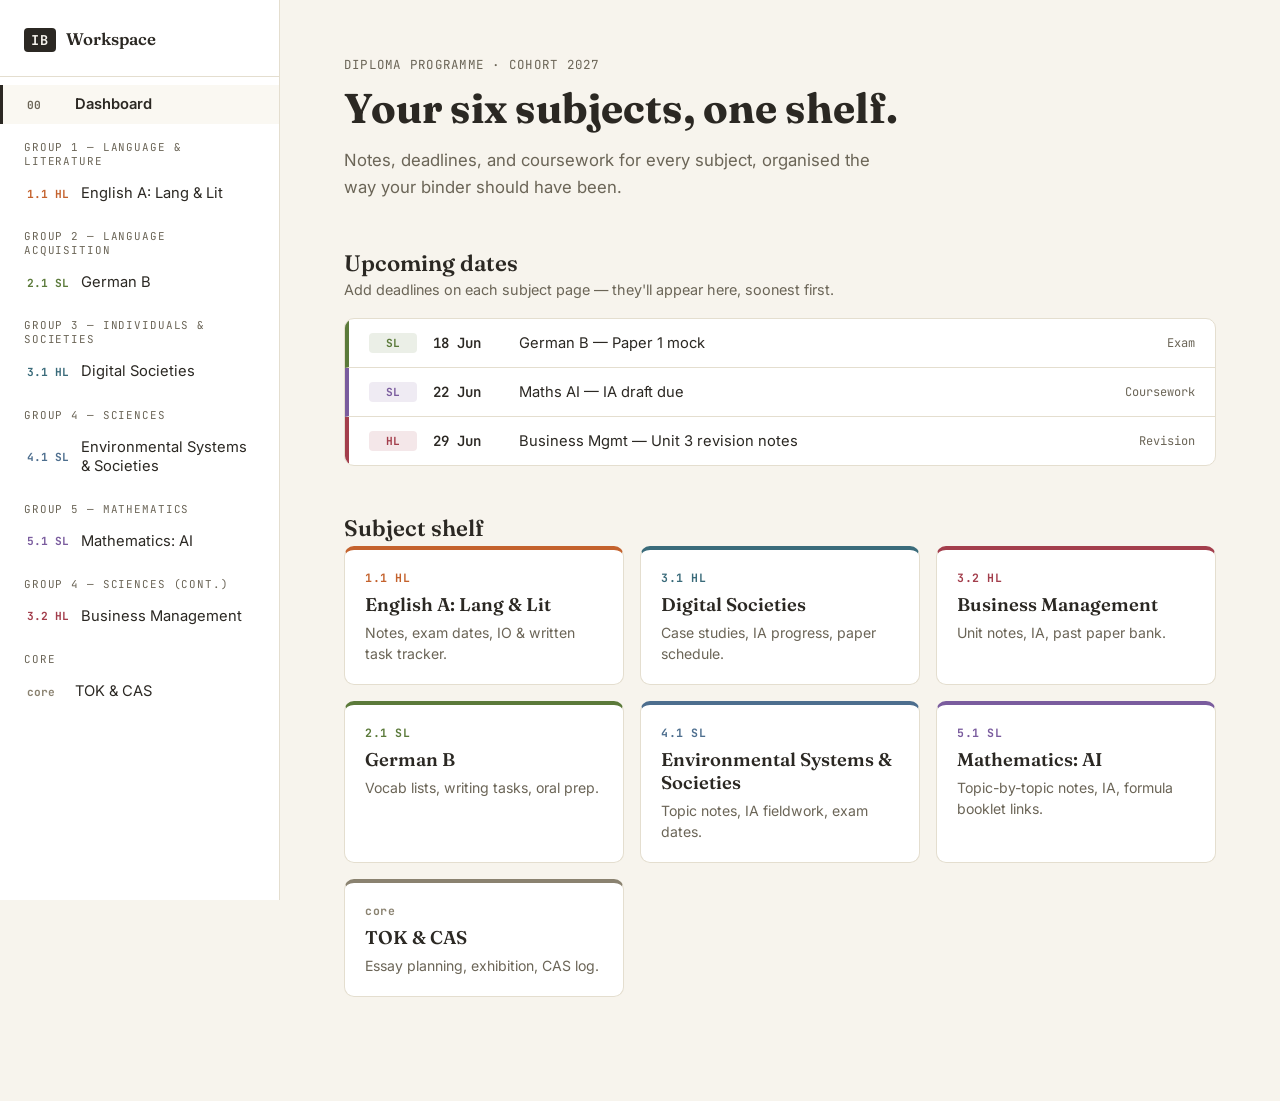
<file: index.html>
<!DOCTYPE html>
<html lang="en">
<head>
<meta charset="UTF-8" />
<meta name="viewport" content="width=device-width, initial-scale=1.0" />
<title>IB Workspace</title>
<link rel="preconnect" href="https://fonts.googleapis.com">
<link rel="preconnect" href="https://fonts.gstatic.com" crossorigin>
<link href="https://fonts.googleapis.com/css2?family=Fraunces:opsz,wght@9..144,400;9..144,600;9..144,700&family=Inter:wght@400;500;600&family=JetBrains+Mono:wght@400;500;700&display=swap" rel="stylesheet">
<link rel="stylesheet" href="styles.css">
</head>
<body>

<div class="layout">

  <!-- SIDEBAR: binder tabs -->
  <nav class="binder">
    <div class="binder-head">
      <span class="binder-mark">IB</span>
      <span class="binder-title">Workspace</span>
    </div>

    <a href="index.html" class="tab tab--home active">
      <span class="tab-code">00</span>
      <span class="tab-name">Dashboard</span>
    </a>

    <div class="tab-group-label">Group 1 — Language &amp; Literature</div>
    <a href="subjects/english.html" class="tab" style="--c: var(--c-english)">
      <span class="tab-code">1.1 HL</span>
      <span class="tab-name">English A: Lang &amp; Lit</span>
    </a>

    <div class="tab-group-label">Group 2 — Language Acquisition</div>
    <a href="subjects/german.html" class="tab" style="--c: var(--c-german)">
      <span class="tab-code">2.1 SL</span>
      <span class="tab-name">German B</span>
    </a>

    <div class="tab-group-label">Group 3 — Individuals &amp; Societies</div>
    <a href="subjects/digital-societies.html" class="tab" style="--c: var(--c-ds)">
      <span class="tab-code">3.1 HL</span>
      <span class="tab-name">Digital Societies</span>
    </a>

    <div class="tab-group-label">Group 4 — Sciences</div>
    <a href="subjects/ess.html" class="tab" style="--c: var(--c-ess)">
      <span class="tab-code">4.1 SL</span>
      <span class="tab-name">Environmental Systems &amp; Societies</span>
    </a>

    <div class="tab-group-label">Group 5 — Mathematics</div>
    <a href="subjects/maths.html" class="tab" style="--c: var(--c-maths)">
      <span class="tab-code">5.1 SL</span>
      <span class="tab-name">Mathematics: AI</span>
    </a>

    <div class="tab-group-label">Group 4 — Sciences (cont.)</div>
    <a href="subjects/business.html" class="tab" style="--c: var(--c-business)">
      <span class="tab-code">3.2 HL</span>
      <span class="tab-name">Business Management</span>
    </a>

    <div class="tab-group-label">Core</div>
    <a href="subjects/tok-cas.html" class="tab" style="--c: var(--c-core)">
      <span class="tab-code">core</span>
      <span class="tab-name">TOK &amp; CAS</span>
    </a>
  </nav>

  <!-- MAIN CONTENT -->
  <main class="workspace">

    <header class="workspace-header">
      <p class="eyebrow">Diploma Programme · Cohort 2027</p>
      <h1>Your six subjects, one shelf.</h1>
      <p class="lede">Notes, deadlines, and coursework for every subject, organised the way your binder should have been.</p>
    </header>

    <section class="panel">
      <h2 class="panel-title">Upcoming dates</h2>
      <p class="panel-sub">Add deadlines on each subject page — they'll appear here, soonest first.</p>
      <ul class="date-list" id="date-list">
        <!-- Example entries — edit per subject, or wire to shared data later -->
        <li class="date-row" style="--c: var(--c-german)">
          <span class="date-pill">SL</span>
          <span class="date-when">18 Jun</span>
          <span class="date-what">German B — Paper 1 mock</span>
          <span class="date-tag">Exam</span>
        </li>
        <li class="date-row" style="--c: var(--c-maths)">
          <span class="date-pill">SL</span>
          <span class="date-when">22 Jun</span>
          <span class="date-what">Maths AI — IA draft due</span>
          <span class="date-tag">Coursework</span>
        </li>
        <li class="date-row" style="--c: var(--c-business)">
          <span class="date-pill">HL</span>
          <span class="date-when">29 Jun</span>
          <span class="date-what">Business Mgmt — Unit 3 revision notes</span>
          <span class="date-tag">Revision</span>
        </li>
      </ul>
    </section>

    <section class="panel">
      <h2 class="panel-title">Subject shelf</h2>
      <div class="grid">

        <a href="subjects/english.html" class="card" style="--c: var(--c-english)">
          <span class="card-code">1.1 HL</span>
          <h3>English A: Lang &amp; Lit</h3>
          <p>Notes, exam dates, IO &amp; written task tracker.</p>
        </a>

        <a href="subjects/digital-societies.html" class="card" style="--c: var(--c-ds)">
          <span class="card-code">3.1 HL</span>
          <h3>Digital Societies</h3>
          <p>Case studies, IA progress, paper schedule.</p>
        </a>

        <a href="subjects/business.html" class="card" style="--c: var(--c-business)">
          <span class="card-code">3.2 HL</span>
          <h3>Business Management</h3>
          <p>Unit notes, IA, past paper bank.</p>
        </a>

        <a href="subjects/german.html" class="card" style="--c: var(--c-german)">
          <span class="card-code">2.1 SL</span>
          <h3>German B</h3>
          <p>Vocab lists, writing tasks, oral prep.</p>
        </a>

        <a href="subjects/ess.html" class="card" style="--c: var(--c-ess)">
          <span class="card-code">4.1 SL</span>
          <h3>Environmental Systems &amp; Societies</h3>
          <p>Topic notes, IA fieldwork, exam dates.</p>
        </a>

        <a href="subjects/maths.html" class="card" style="--c: var(--c-maths)">
          <span class="card-code">5.1 SL</span>
          <h3>Mathematics: AI</h3>
          <p>Topic-by-topic notes, IA, formula booklet links.</p>
        </a>

        <a href="subjects/tok-cas.html" class="card card--core" style="--c: var(--c-core)">
          <span class="card-code">core</span>
          <h3>TOK &amp; CAS</h3>
          <p>Essay planning, exhibition, CAS log.</p>
        </a>

      </div>
    </section>

  </main>
</div>

</body>
</html>
</file>
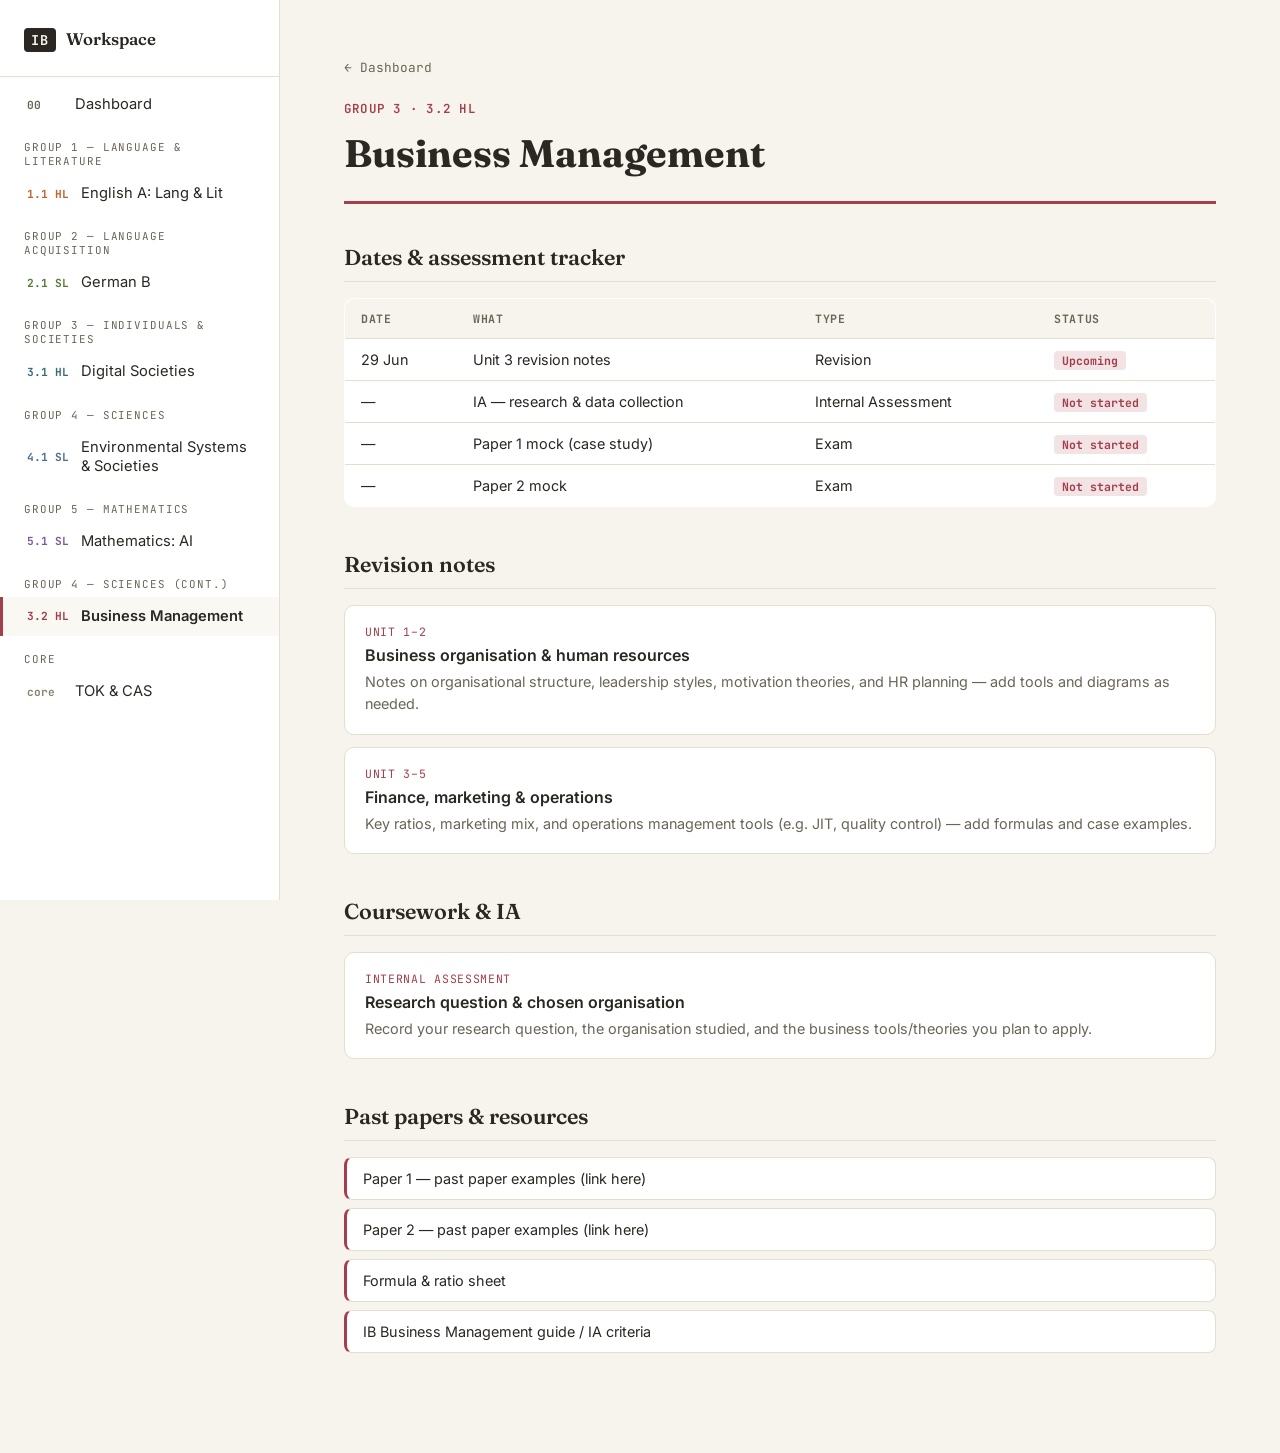
<file: business.html>
<!DOCTYPE html>
<html lang="en">
<head>
<meta charset="UTF-8" />
<meta name="viewport" content="width=device-width, initial-scale=1.0" />
<title>Business Management · IB Workspace</title>
<link rel="preconnect" href="https://fonts.googleapis.com">
<link rel="preconnect" href="https://fonts.gstatic.com" crossorigin>
<link href="https://fonts.googleapis.com/css2?family=Fraunces:opsz,wght@9..144,400;9..144,600;9..144,700&family=Inter:wght@400;500;600&family=JetBrains+Mono:wght@400;500;700&display=swap" rel="stylesheet">
<link rel="stylesheet" href="../styles.css">
</head>
<body>

<div class="layout">

  <nav class="binder">
    <div class="binder-head">
      <span class="binder-mark">IB</span>
      <span class="binder-title">Workspace</span>
    </div>

    <a href="../index.html" class="tab tab--home">
      <span class="tab-code">00</span>
      <span class="tab-name">Dashboard</span>
    </a>

    <div class="tab-group-label">Group 1 — Language &amp; Literature</div>
    <a href="english.html" class="tab" style="--c: var(--c-english)">
      <span class="tab-code">1.1 HL</span>
      <span class="tab-name">English A: Lang &amp; Lit</span>
    </a>

    <div class="tab-group-label">Group 2 — Language Acquisition</div>
    <a href="german.html" class="tab" style="--c: var(--c-german)">
      <span class="tab-code">2.1 SL</span>
      <span class="tab-name">German B</span>
    </a>

    <div class="tab-group-label">Group 3 — Individuals &amp; Societies</div>
    <a href="digital-societies.html" class="tab" style="--c: var(--c-ds)">
      <span class="tab-code">3.1 HL</span>
      <span class="tab-name">Digital Societies</span>
    </a>

    <div class="tab-group-label">Group 4 — Sciences</div>
    <a href="ess.html" class="tab" style="--c: var(--c-ess)">
      <span class="tab-code">4.1 SL</span>
      <span class="tab-name">Environmental Systems &amp; Societies</span>
    </a>

    <div class="tab-group-label">Group 5 — Mathematics</div>
    <a href="maths.html" class="tab" style="--c: var(--c-maths)">
      <span class="tab-code">5.1 SL</span>
      <span class="tab-name">Mathematics: AI</span>
    </a>

    <div class="tab-group-label">Group 4 — Sciences (cont.)</div>
    <a href="business.html" class="tab active" style="--c: var(--c-business)">
      <span class="tab-code">3.2 HL</span>
      <span class="tab-name">Business Management</span>
    </a>

    <div class="tab-group-label">Core</div>
    <a href="tok-cas.html" class="tab" style="--c: var(--c-core)">
      <span class="tab-code">core</span>
      <span class="tab-name">TOK &amp; CAS</span>
    </a>
  </nav>

  <main class="workspace" style="--c: var(--c-business)">

    <a href="../index.html" class="back-link">&larr; Dashboard</a>

    <header class="subject-header" style="--c: var(--c-business)">
      <p class="eyebrow">Group 3 · 3.2 HL</p>
      <h1>Business Management</h1>
    </header>

    <!-- DATES / ASSESSMENT TRACKER -->
    <section class="section-block">
      <h2>Dates &amp; assessment tracker</h2>
      <table class="tracker">
        <thead>
          <tr><th>Date</th><th>What</th><th>Type</th><th>Status</th></tr>
        </thead>
        <tbody>
          <tr>
            <td>29 Jun</td>
            <td>Unit 3 revision notes</td>
            <td>Revision</td>
            <td><span class="status" style="--c: var(--c-business)">Upcoming</span></td>
          </tr>
          <tr>
            <td>—</td>
            <td>IA — research &amp; data collection</td>
            <td>Internal Assessment</td>
            <td><span class="status" style="--c: var(--c-business)">Not started</span></td>
          </tr>
          <tr>
            <td>—</td>
            <td>Paper 1 mock (case study)</td>
            <td>Exam</td>
            <td><span class="status" style="--c: var(--c-business)">Not started</span></td>
          </tr>
          <tr>
            <td>—</td>
            <td>Paper 2 mock</td>
            <td>Exam</td>
            <td><span class="status" style="--c: var(--c-business)">Not started</span></td>
          </tr>
        </tbody>
      </table>
    </section>

    <!-- REVISION NOTES -->
    <section class="section-block">
      <h2>Revision notes</h2>

      <div class="note">
        <span class="note-meta" style="--c: var(--c-business)">Unit 1–2</span>
        <h3>Business organisation &amp; human resources</h3>
        <p>Notes on organisational structure, leadership styles, motivation theories, and HR planning — add tools and diagrams as needed.</p>
      </div>

      <div class="note">
        <span class="note-meta" style="--c: var(--c-business)">Unit 3–5</span>
        <h3>Finance, marketing &amp; operations</h3>
        <p>Key ratios, marketing mix, and operations management tools (e.g. JIT, quality control) — add formulas and case examples.</p>
      </div>
    </section>

    <!-- COURSEWORK / IA -->
    <section class="section-block">
      <h2>Coursework &amp; IA</h2>
      <div class="note">
        <span class="note-meta" style="--c: var(--c-business)">Internal Assessment</span>
        <h3>Research question &amp; chosen organisation</h3>
        <p>Record your research question, the organisation studied, and the business tools/theories you plan to apply.</p>
      </div>
    </section>

    <!-- RESOURCES -->
    <section class="section-block">
      <h2>Past papers &amp; resources</h2>
      <ul class="resource-list" style="--c: var(--c-business)">
        <li><a href="#">Paper 1 — past paper examples (link here)</a></li>
        <li><a href="#">Paper 2 — past paper examples (link here)</a></li>
        <li><a href="#">Formula &amp; ratio sheet</a></li>
        <li><a href="#">IB Business Management guide / IA criteria</a></li>
      </ul>
    </section>

  </main>
</div>

</body>
</html>
</file>
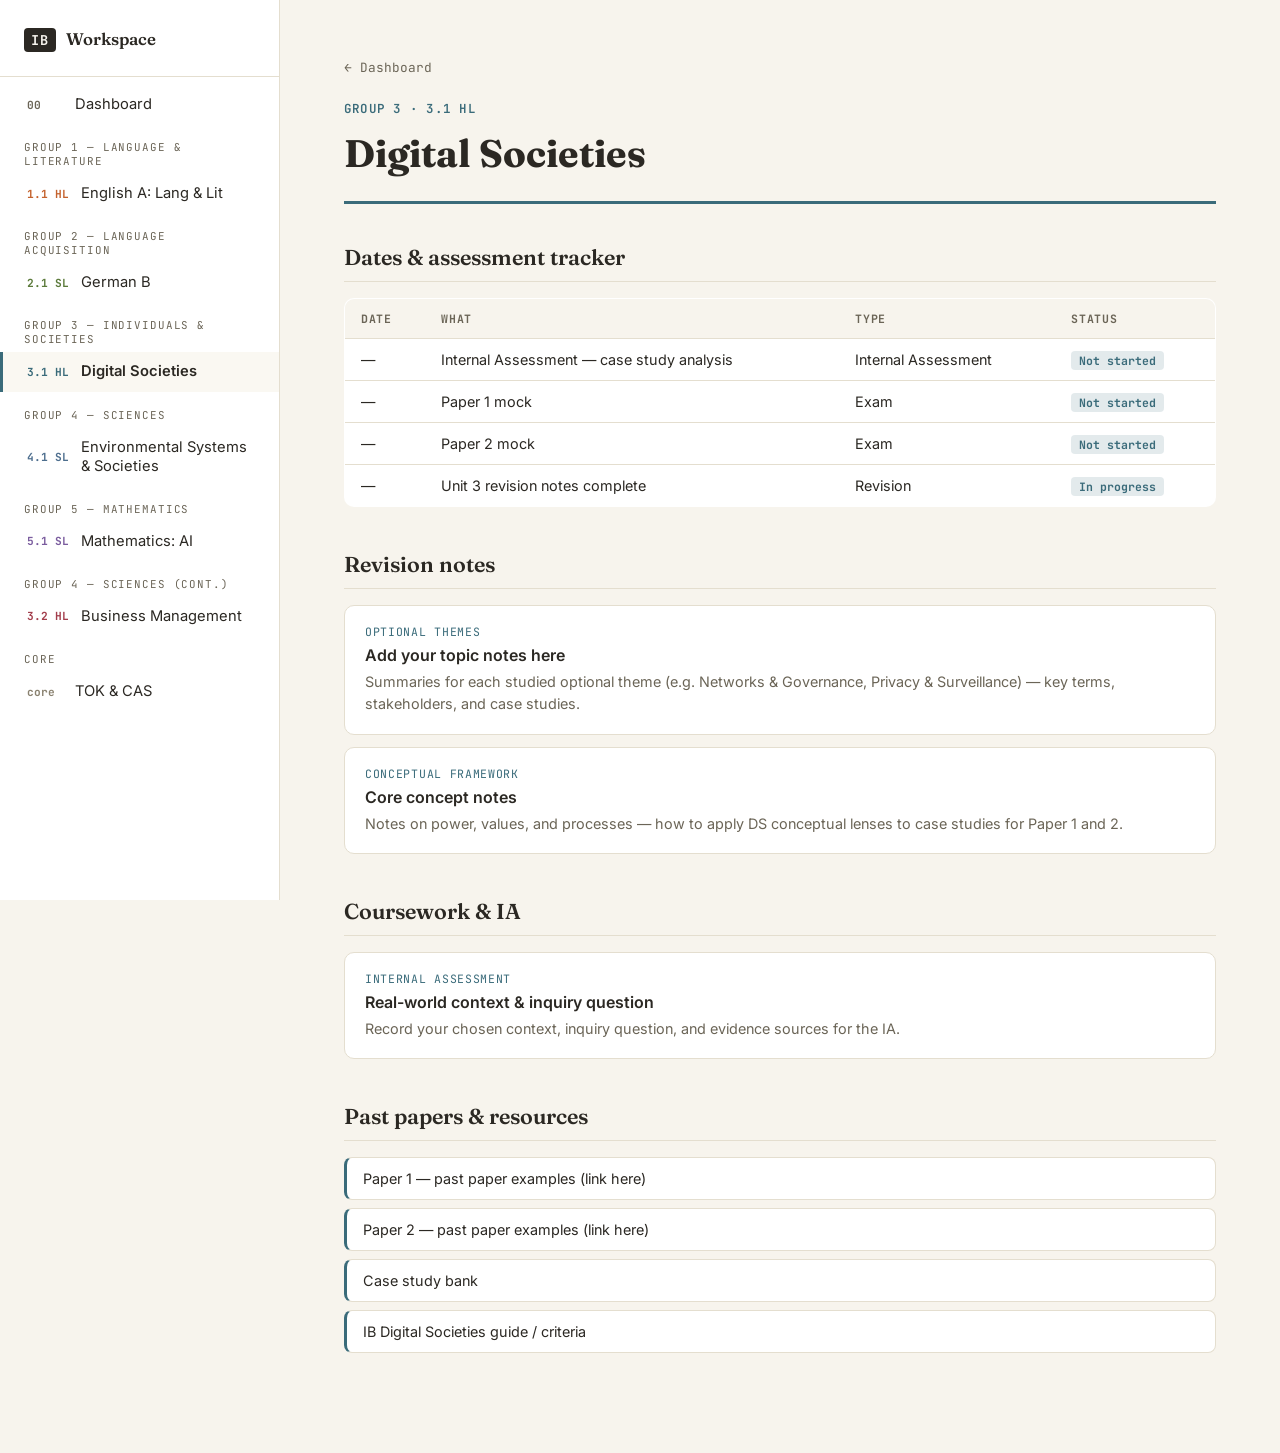
<file: digital-societies.html>
<!DOCTYPE html>
<html lang="en">
<head>
<meta charset="UTF-8" />
<meta name="viewport" content="width=device-width, initial-scale=1.0" />
<title>Digital Societies · IB Workspace</title>
<link rel="preconnect" href="https://fonts.googleapis.com">
<link rel="preconnect" href="https://fonts.gstatic.com" crossorigin>
<link href="https://fonts.googleapis.com/css2?family=Fraunces:opsz,wght@9..144,400;9..144,600;9..144,700&family=Inter:wght@400;500;600&family=JetBrains+Mono:wght@400;500;700&display=swap" rel="stylesheet">
<link rel="stylesheet" href="../styles.css">
</head>
<body>

<div class="layout">

  <nav class="binder">
    <div class="binder-head">
      <span class="binder-mark">IB</span>
      <span class="binder-title">Workspace</span>
    </div>

    <a href="../index.html" class="tab tab--home">
      <span class="tab-code">00</span>
      <span class="tab-name">Dashboard</span>
    </a>

    <div class="tab-group-label">Group 1 — Language &amp; Literature</div>
    <a href="english.html" class="tab" style="--c: var(--c-english)">
      <span class="tab-code">1.1 HL</span>
      <span class="tab-name">English A: Lang &amp; Lit</span>
    </a>

    <div class="tab-group-label">Group 2 — Language Acquisition</div>
    <a href="german.html" class="tab" style="--c: var(--c-german)">
      <span class="tab-code">2.1 SL</span>
      <span class="tab-name">German B</span>
    </a>

    <div class="tab-group-label">Group 3 — Individuals &amp; Societies</div>
    <a href="digital-societies.html" class="tab active" style="--c: var(--c-ds)">
      <span class="tab-code">3.1 HL</span>
      <span class="tab-name">Digital Societies</span>
    </a>

    <div class="tab-group-label">Group 4 — Sciences</div>
    <a href="ess.html" class="tab" style="--c: var(--c-ess)">
      <span class="tab-code">4.1 SL</span>
      <span class="tab-name">Environmental Systems &amp; Societies</span>
    </a>

    <div class="tab-group-label">Group 5 — Mathematics</div>
    <a href="maths.html" class="tab" style="--c: var(--c-maths)">
      <span class="tab-code">5.1 SL</span>
      <span class="tab-name">Mathematics: AI</span>
    </a>

    <div class="tab-group-label">Group 4 — Sciences (cont.)</div>
    <a href="business.html" class="tab" style="--c: var(--c-business)">
      <span class="tab-code">3.2 HL</span>
      <span class="tab-name">Business Management</span>
    </a>

    <div class="tab-group-label">Core</div>
    <a href="tok-cas.html" class="tab" style="--c: var(--c-core)">
      <span class="tab-code">core</span>
      <span class="tab-name">TOK &amp; CAS</span>
    </a>
  </nav>

  <main class="workspace" style="--c: var(--c-ds)">

    <a href="../index.html" class="back-link">&larr; Dashboard</a>

    <header class="subject-header" style="--c: var(--c-ds)">
      <p class="eyebrow">Group 3 · 3.1 HL</p>
      <h1>Digital Societies</h1>
    </header>

    <!-- DATES / ASSESSMENT TRACKER -->
    <section class="section-block">
      <h2>Dates &amp; assessment tracker</h2>
      <table class="tracker">
        <thead>
          <tr><th>Date</th><th>What</th><th>Type</th><th>Status</th></tr>
        </thead>
        <tbody>
          <tr>
            <td>—</td>
            <td>Internal Assessment — case study analysis</td>
            <td>Internal Assessment</td>
            <td><span class="status" style="--c: var(--c-ds)">Not started</span></td>
          </tr>
          <tr>
            <td>—</td>
            <td>Paper 1 mock</td>
            <td>Exam</td>
            <td><span class="status" style="--c: var(--c-ds)">Not started</span></td>
          </tr>
          <tr>
            <td>—</td>
            <td>Paper 2 mock</td>
            <td>Exam</td>
            <td><span class="status" style="--c: var(--c-ds)">Not started</span></td>
          </tr>
          <tr>
            <td>—</td>
            <td>Unit 3 revision notes complete</td>
            <td>Revision</td>
            <td><span class="status" style="--c: var(--c-ds)">In progress</span></td>
          </tr>
        </tbody>
      </table>
    </section>

    <!-- REVISION NOTES -->
    <section class="section-block">
      <h2>Revision notes</h2>

      <div class="note">
        <span class="note-meta" style="--c: var(--c-ds)">Optional themes</span>
        <h3>Add your topic notes here</h3>
        <p>Summaries for each studied optional theme (e.g. Networks &amp; Governance, Privacy &amp; Surveillance) — key terms, stakeholders, and case studies.</p>
      </div>

      <div class="note">
        <span class="note-meta" style="--c: var(--c-ds)">Conceptual framework</span>
        <h3>Core concept notes</h3>
        <p>Notes on power, values, and processes — how to apply DS conceptual lenses to case studies for Paper 1 and 2.</p>
      </div>
    </section>

    <!-- COURSEWORK / IA -->
    <section class="section-block">
      <h2>Coursework &amp; IA</h2>
      <div class="note">
        <span class="note-meta" style="--c: var(--c-ds)">Internal Assessment</span>
        <h3>Real-world context &amp; inquiry question</h3>
        <p>Record your chosen context, inquiry question, and evidence sources for the IA.</p>
      </div>
    </section>

    <!-- RESOURCES -->
    <section class="section-block">
      <h2>Past papers &amp; resources</h2>
      <ul class="resource-list" style="--c: var(--c-ds)">
        <li><a href="#">Paper 1 — past paper examples (link here)</a></li>
        <li><a href="#">Paper 2 — past paper examples (link here)</a></li>
        <li><a href="#">Case study bank</a></li>
        <li><a href="#">IB Digital Societies guide / criteria</a></li>
      </ul>
    </section>

  </main>
</div>

</body>
</html>
</file>
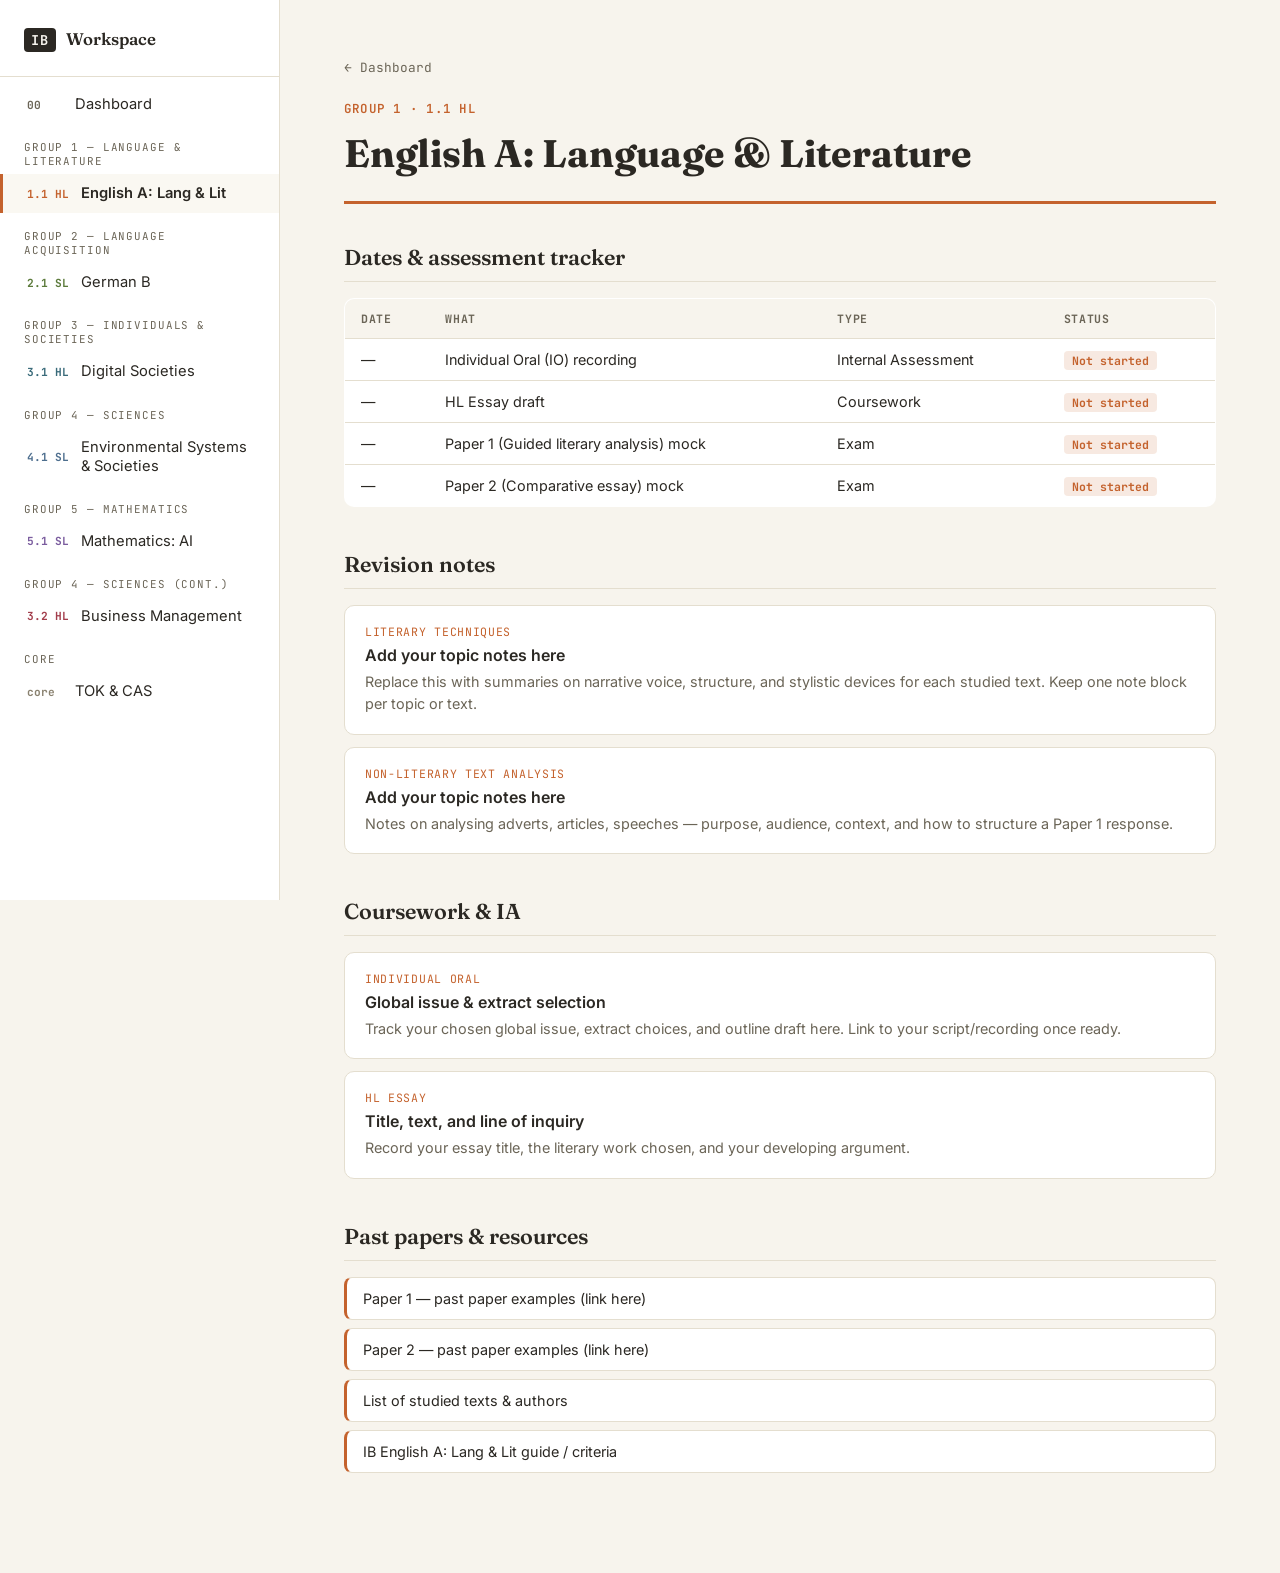
<file: english.html>
<!DOCTYPE html>
<html lang="en">
<head>
<meta charset="UTF-8" />
<meta name="viewport" content="width=device-width, initial-scale=1.0" />
<title>English A: Lang &amp; Lit · IB Workspace</title>
<link rel="preconnect" href="https://fonts.googleapis.com">
<link rel="preconnect" href="https://fonts.gstatic.com" crossorigin>
<link href="https://fonts.googleapis.com/css2?family=Fraunces:opsz,wght@9..144,400;9..144,600;9..144,700&family=Inter:wght@400;500;600&family=JetBrains+Mono:wght@400;500;700&display=swap" rel="stylesheet">
<link rel="stylesheet" href="../styles.css">
</head>
<body>

<div class="layout">

  <nav class="binder">
    <div class="binder-head">
      <span class="binder-mark">IB</span>
      <span class="binder-title">Workspace</span>
    </div>

    <a href="../index.html" class="tab tab--home">
      <span class="tab-code">00</span>
      <span class="tab-name">Dashboard</span>
    </a>

    <div class="tab-group-label">Group 1 — Language &amp; Literature</div>
    <a href="english.html" class="tab active" style="--c: var(--c-english)">
      <span class="tab-code">1.1 HL</span>
      <span class="tab-name">English A: Lang &amp; Lit</span>
    </a>

    <div class="tab-group-label">Group 2 — Language Acquisition</div>
    <a href="german.html" class="tab" style="--c: var(--c-german)">
      <span class="tab-code">2.1 SL</span>
      <span class="tab-name">German B</span>
    </a>

    <div class="tab-group-label">Group 3 — Individuals &amp; Societies</div>
    <a href="digital-societies.html" class="tab" style="--c: var(--c-ds)">
      <span class="tab-code">3.1 HL</span>
      <span class="tab-name">Digital Societies</span>
    </a>

    <div class="tab-group-label">Group 4 — Sciences</div>
    <a href="ess.html" class="tab" style="--c: var(--c-ess)">
      <span class="tab-code">4.1 SL</span>
      <span class="tab-name">Environmental Systems &amp; Societies</span>
    </a>

    <div class="tab-group-label">Group 5 — Mathematics</div>
    <a href="maths.html" class="tab" style="--c: var(--c-maths)">
      <span class="tab-code">5.1 SL</span>
      <span class="tab-name">Mathematics: AI</span>
    </a>

    <div class="tab-group-label">Group 4 — Sciences (cont.)</div>
    <a href="business.html" class="tab" style="--c: var(--c-business)">
      <span class="tab-code">3.2 HL</span>
      <span class="tab-name">Business Management</span>
    </a>

    <div class="tab-group-label">Core</div>
    <a href="tok-cas.html" class="tab" style="--c: var(--c-core)">
      <span class="tab-code">core</span>
      <span class="tab-name">TOK &amp; CAS</span>
    </a>
  </nav>

  <main class="workspace" style="--c: var(--c-english)">

    <a href="../index.html" class="back-link">&larr; Dashboard</a>

    <header class="subject-header" style="--c: var(--c-english)">
      <p class="eyebrow">Group 1 · 1.1 HL</p>
      <h1>English A: Language &amp; Literature</h1>
    </header>

    <!-- DATES / ASSESSMENT TRACKER -->
    <section class="section-block">
      <h2>Dates &amp; assessment tracker</h2>
      <table class="tracker">
        <thead>
          <tr><th>Date</th><th>What</th><th>Type</th><th>Status</th></tr>
        </thead>
        <tbody>
          <tr>
            <td>—</td>
            <td>Individual Oral (IO) recording</td>
            <td>Internal Assessment</td>
            <td><span class="status" style="--c: var(--c-english)">Not started</span></td>
          </tr>
          <tr>
            <td>—</td>
            <td>HL Essay draft</td>
            <td>Coursework</td>
            <td><span class="status" style="--c: var(--c-english)">Not started</span></td>
          </tr>
          <tr>
            <td>—</td>
            <td>Paper 1 (Guided literary analysis) mock</td>
            <td>Exam</td>
            <td><span class="status" style="--c: var(--c-english)">Not started</span></td>
          </tr>
          <tr>
            <td>—</td>
            <td>Paper 2 (Comparative essay) mock</td>
            <td>Exam</td>
            <td><span class="status" style="--c: var(--c-english)">Not started</span></td>
          </tr>
        </tbody>
      </table>
    </section>

    <!-- REVISION NOTES -->
    <section class="section-block">
      <h2>Revision notes</h2>

      <div class="note">
        <span class="note-meta" style="--c: var(--c-english)">Literary techniques</span>
        <h3>Add your topic notes here</h3>
        <p>Replace this with summaries on narrative voice, structure, and stylistic devices for each studied text. Keep one note block per topic or text.</p>
      </div>

      <div class="note">
        <span class="note-meta" style="--c: var(--c-english)">Non-literary text analysis</span>
        <h3>Add your topic notes here</h3>
        <p>Notes on analysing adverts, articles, speeches — purpose, audience, context, and how to structure a Paper 1 response.</p>
      </div>
    </section>

    <!-- COURSEWORK / IA -->
    <section class="section-block">
      <h2>Coursework &amp; IA</h2>
      <div class="note">
        <span class="note-meta" style="--c: var(--c-english)">Individual Oral</span>
        <h3>Global issue &amp; extract selection</h3>
        <p>Track your chosen global issue, extract choices, and outline draft here. Link to your script/recording once ready.</p>
      </div>
      <div class="note">
        <span class="note-meta" style="--c: var(--c-english)">HL Essay</span>
        <h3>Title, text, and line of inquiry</h3>
        <p>Record your essay title, the literary work chosen, and your developing argument.</p>
      </div>
    </section>

    <!-- RESOURCES -->
    <section class="section-block">
      <h2>Past papers &amp; resources</h2>
      <ul class="resource-list" style="--c: var(--c-english)">
        <li><a href="#">Paper 1 — past paper examples (link here)</a></li>
        <li><a href="#">Paper 2 — past paper examples (link here)</a></li>
        <li><a href="#">List of studied texts &amp; authors</a></li>
        <li><a href="#">IB English A: Lang &amp; Lit guide / criteria</a></li>
      </ul>
    </section>

  </main>
</div>

</body>
</html>
</file>
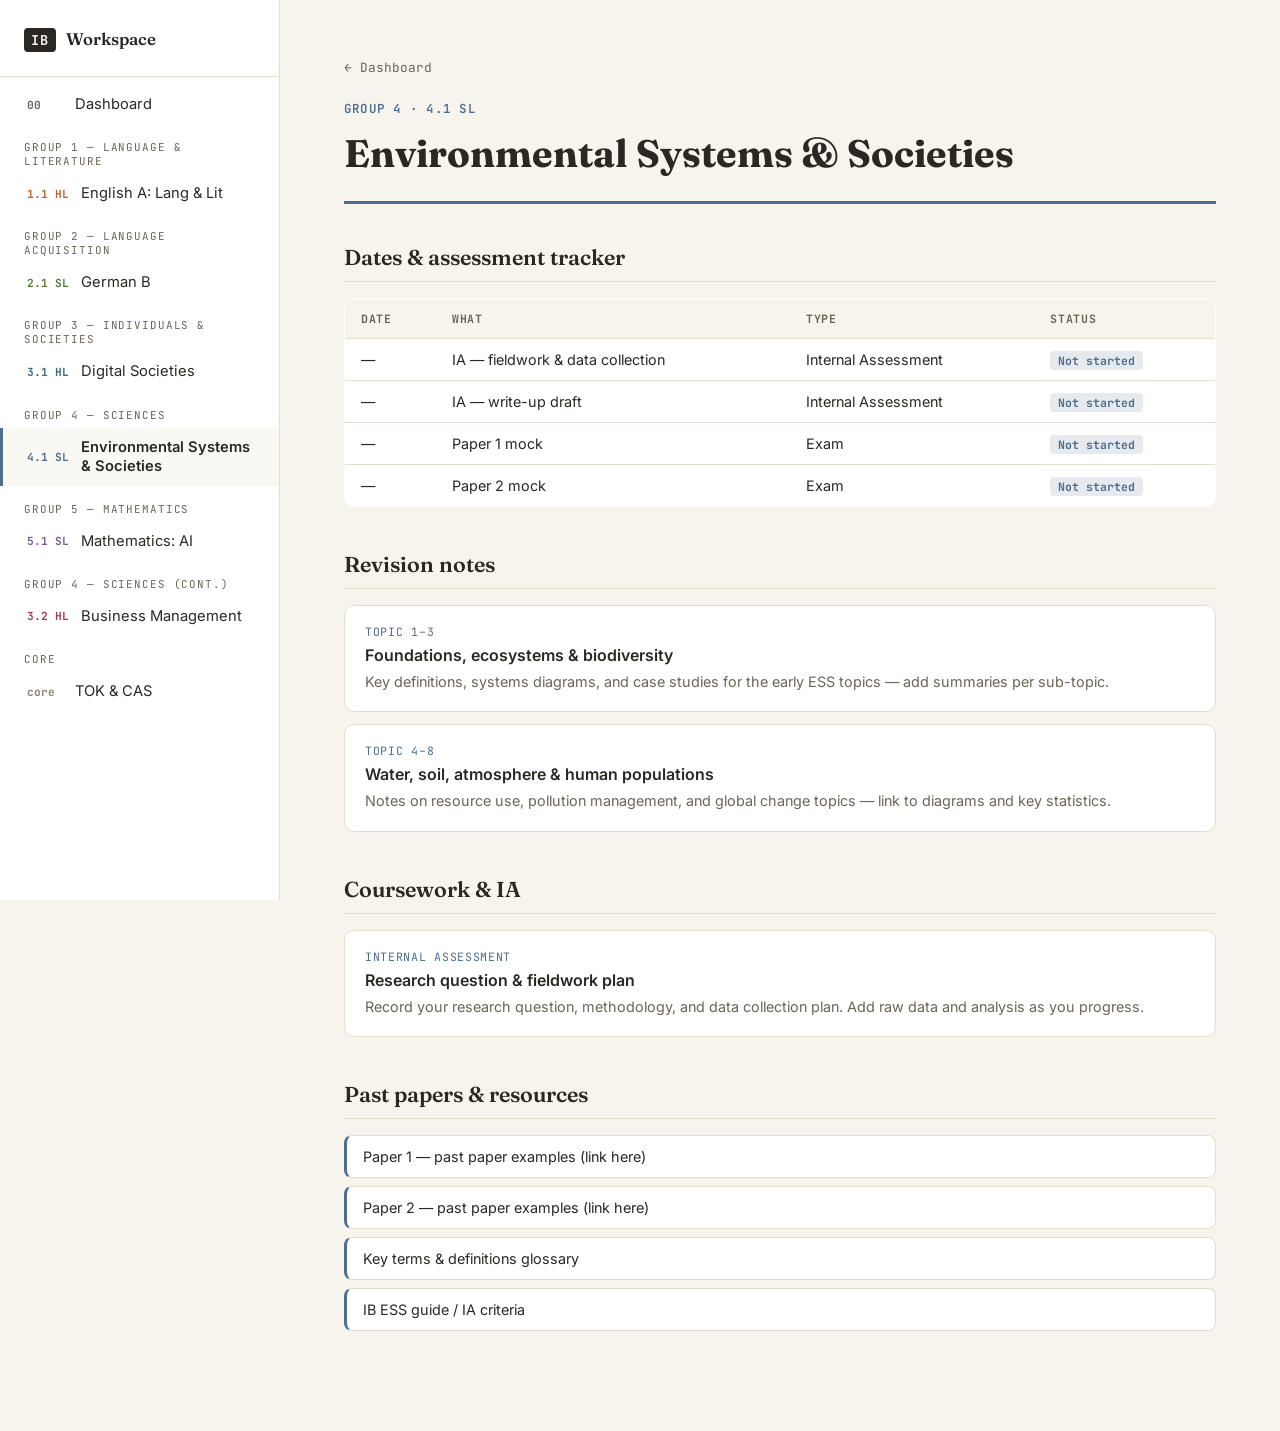
<file: ess.html>
<!DOCTYPE html>
<html lang="en">
<head>
<meta charset="UTF-8" />
<meta name="viewport" content="width=device-width, initial-scale=1.0" />
<title>Environmental Systems &amp; Societies · IB Workspace</title>
<link rel="preconnect" href="https://fonts.googleapis.com">
<link rel="preconnect" href="https://fonts.gstatic.com" crossorigin>
<link href="https://fonts.googleapis.com/css2?family=Fraunces:opsz,wght@9..144,400;9..144,600;9..144,700&family=Inter:wght@400;500;600&family=JetBrains+Mono:wght@400;500;700&display=swap" rel="stylesheet">
<link rel="stylesheet" href="../styles.css">
</head>
<body>

<div class="layout">

  <nav class="binder">
    <div class="binder-head">
      <span class="binder-mark">IB</span>
      <span class="binder-title">Workspace</span>
    </div>

    <a href="../index.html" class="tab tab--home">
      <span class="tab-code">00</span>
      <span class="tab-name">Dashboard</span>
    </a>

    <div class="tab-group-label">Group 1 — Language &amp; Literature</div>
    <a href="english.html" class="tab" style="--c: var(--c-english)">
      <span class="tab-code">1.1 HL</span>
      <span class="tab-name">English A: Lang &amp; Lit</span>
    </a>

    <div class="tab-group-label">Group 2 — Language Acquisition</div>
    <a href="german.html" class="tab" style="--c: var(--c-german)">
      <span class="tab-code">2.1 SL</span>
      <span class="tab-name">German B</span>
    </a>

    <div class="tab-group-label">Group 3 — Individuals &amp; Societies</div>
    <a href="digital-societies.html" class="tab" style="--c: var(--c-ds)">
      <span class="tab-code">3.1 HL</span>
      <span class="tab-name">Digital Societies</span>
    </a>

    <div class="tab-group-label">Group 4 — Sciences</div>
    <a href="ess.html" class="tab active" style="--c: var(--c-ess)">
      <span class="tab-code">4.1 SL</span>
      <span class="tab-name">Environmental Systems &amp; Societies</span>
    </a>

    <div class="tab-group-label">Group 5 — Mathematics</div>
    <a href="maths.html" class="tab" style="--c: var(--c-maths)">
      <span class="tab-code">5.1 SL</span>
      <span class="tab-name">Mathematics: AI</span>
    </a>

    <div class="tab-group-label">Group 4 — Sciences (cont.)</div>
    <a href="business.html" class="tab" style="--c: var(--c-business)">
      <span class="tab-code">3.2 HL</span>
      <span class="tab-name">Business Management</span>
    </a>

    <div class="tab-group-label">Core</div>
    <a href="tok-cas.html" class="tab" style="--c: var(--c-core)">
      <span class="tab-code">core</span>
      <span class="tab-name">TOK &amp; CAS</span>
    </a>
  </nav>

  <main class="workspace" style="--c: var(--c-ess)">

    <a href="../index.html" class="back-link">&larr; Dashboard</a>

    <header class="subject-header" style="--c: var(--c-ess)">
      <p class="eyebrow">Group 4 · 4.1 SL</p>
      <h1>Environmental Systems &amp; Societies</h1>
    </header>

    <!-- DATES / ASSESSMENT TRACKER -->
    <section class="section-block">
      <h2>Dates &amp; assessment tracker</h2>
      <table class="tracker">
        <thead>
          <tr><th>Date</th><th>What</th><th>Type</th><th>Status</th></tr>
        </thead>
        <tbody>
          <tr>
            <td>—</td>
            <td>IA — fieldwork &amp; data collection</td>
            <td>Internal Assessment</td>
            <td><span class="status" style="--c: var(--c-ess)">Not started</span></td>
          </tr>
          <tr>
            <td>—</td>
            <td>IA — write-up draft</td>
            <td>Internal Assessment</td>
            <td><span class="status" style="--c: var(--c-ess)">Not started</span></td>
          </tr>
          <tr>
            <td>—</td>
            <td>Paper 1 mock</td>
            <td>Exam</td>
            <td><span class="status" style="--c: var(--c-ess)">Not started</span></td>
          </tr>
          <tr>
            <td>—</td>
            <td>Paper 2 mock</td>
            <td>Exam</td>
            <td><span class="status" style="--c: var(--c-ess)">Not started</span></td>
          </tr>
        </tbody>
      </table>
    </section>

    <!-- REVISION NOTES -->
    <section class="section-block">
      <h2>Revision notes</h2>

      <div class="note">
        <span class="note-meta" style="--c: var(--c-ess)">Topic 1–3</span>
        <h3>Foundations, ecosystems &amp; biodiversity</h3>
        <p>Key definitions, systems diagrams, and case studies for the early ESS topics — add summaries per sub-topic.</p>
      </div>

      <div class="note">
        <span class="note-meta" style="--c: var(--c-ess)">Topic 4–8</span>
        <h3>Water, soil, atmosphere &amp; human populations</h3>
        <p>Notes on resource use, pollution management, and global change topics — link to diagrams and key statistics.</p>
      </div>
    </section>

    <!-- COURSEWORK / IA -->
    <section class="section-block">
      <h2>Coursework &amp; IA</h2>
      <div class="note">
        <span class="note-meta" style="--c: var(--c-ess)">Internal Assessment</span>
        <h3>Research question &amp; fieldwork plan</h3>
        <p>Record your research question, methodology, and data collection plan. Add raw data and analysis as you progress.</p>
      </div>
    </section>

    <!-- RESOURCES -->
    <section class="section-block">
      <h2>Past papers &amp; resources</h2>
      <ul class="resource-list" style="--c: var(--c-ess)">
        <li><a href="#">Paper 1 — past paper examples (link here)</a></li>
        <li><a href="#">Paper 2 — past paper examples (link here)</a></li>
        <li><a href="#">Key terms &amp; definitions glossary</a></li>
        <li><a href="#">IB ESS guide / IA criteria</a></li>
      </ul>
    </section>

  </main>
</div>

</body>
</html>
</file>
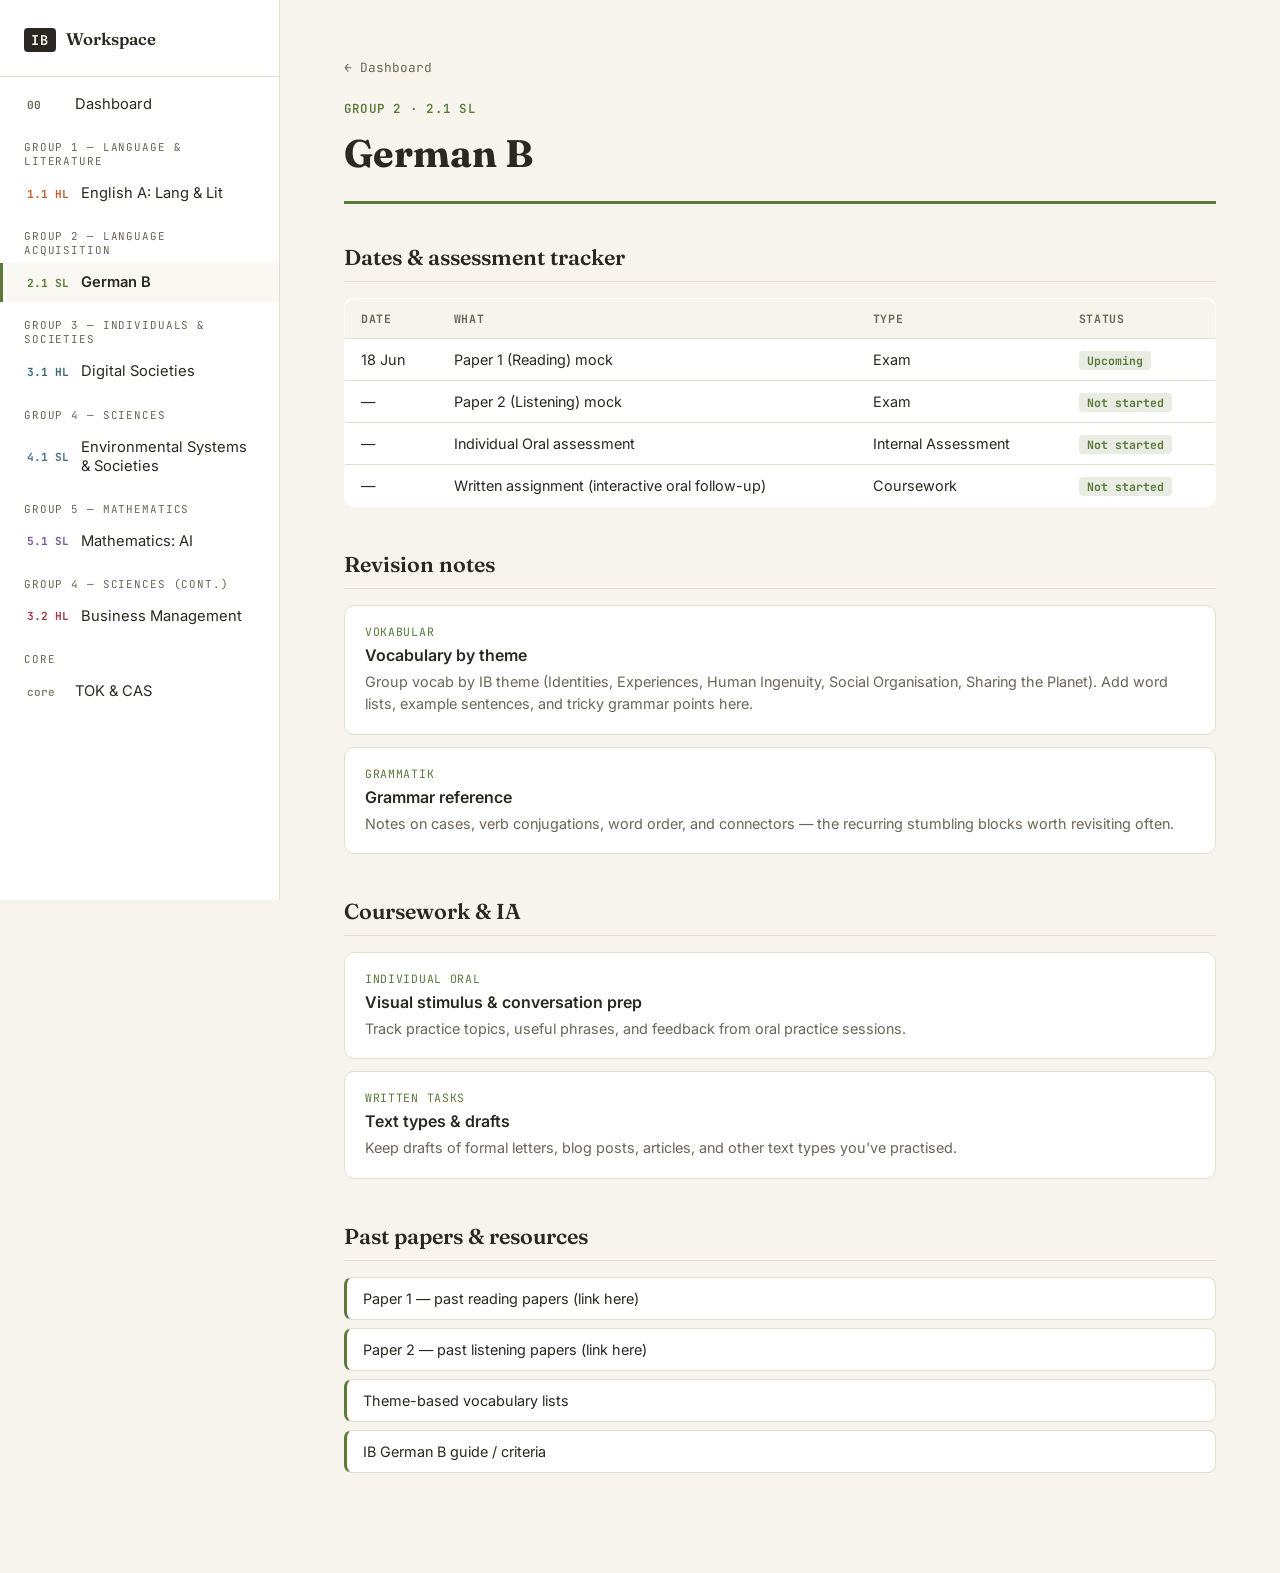
<file: german.html>
<!DOCTYPE html>
<html lang="en">
<head>
<meta charset="UTF-8" />
<meta name="viewport" content="width=device-width, initial-scale=1.0" />
<title>German B · IB Workspace</title>
<link rel="preconnect" href="https://fonts.googleapis.com">
<link rel="preconnect" href="https://fonts.gstatic.com" crossorigin>
<link href="https://fonts.googleapis.com/css2?family=Fraunces:opsz,wght@9..144,400;9..144,600;9..144,700&family=Inter:wght@400;500;600&family=JetBrains+Mono:wght@400;500;700&display=swap" rel="stylesheet">
<link rel="stylesheet" href="../styles.css">
</head>
<body>

<div class="layout">

  <nav class="binder">
    <div class="binder-head">
      <span class="binder-mark">IB</span>
      <span class="binder-title">Workspace</span>
    </div>

    <a href="../index.html" class="tab tab--home">
      <span class="tab-code">00</span>
      <span class="tab-name">Dashboard</span>
    </a>

    <div class="tab-group-label">Group 1 — Language &amp; Literature</div>
    <a href="english.html" class="tab" style="--c: var(--c-english)">
      <span class="tab-code">1.1 HL</span>
      <span class="tab-name">English A: Lang &amp; Lit</span>
    </a>

    <div class="tab-group-label">Group 2 — Language Acquisition</div>
    <a href="german.html" class="tab active" style="--c: var(--c-german)">
      <span class="tab-code">2.1 SL</span>
      <span class="tab-name">German B</span>
    </a>

    <div class="tab-group-label">Group 3 — Individuals &amp; Societies</div>
    <a href="digital-societies.html" class="tab" style="--c: var(--c-ds)">
      <span class="tab-code">3.1 HL</span>
      <span class="tab-name">Digital Societies</span>
    </a>

    <div class="tab-group-label">Group 4 — Sciences</div>
    <a href="ess.html" class="tab" style="--c: var(--c-ess)">
      <span class="tab-code">4.1 SL</span>
      <span class="tab-name">Environmental Systems &amp; Societies</span>
    </a>

    <div class="tab-group-label">Group 5 — Mathematics</div>
    <a href="maths.html" class="tab" style="--c: var(--c-maths)">
      <span class="tab-code">5.1 SL</span>
      <span class="tab-name">Mathematics: AI</span>
    </a>

    <div class="tab-group-label">Group 4 — Sciences (cont.)</div>
    <a href="business.html" class="tab" style="--c: var(--c-business)">
      <span class="tab-code">3.2 HL</span>
      <span class="tab-name">Business Management</span>
    </a>

    <div class="tab-group-label">Core</div>
    <a href="tok-cas.html" class="tab" style="--c: var(--c-core)">
      <span class="tab-code">core</span>
      <span class="tab-name">TOK &amp; CAS</span>
    </a>
  </nav>

  <main class="workspace" style="--c: var(--c-german)">

    <a href="../index.html" class="back-link">&larr; Dashboard</a>

    <header class="subject-header" style="--c: var(--c-german)">
      <p class="eyebrow">Group 2 · 2.1 SL</p>
      <h1>German B</h1>
    </header>

    <!-- DATES / ASSESSMENT TRACKER -->
    <section class="section-block">
      <h2>Dates &amp; assessment tracker</h2>
      <table class="tracker">
        <thead>
          <tr><th>Date</th><th>What</th><th>Type</th><th>Status</th></tr>
        </thead>
        <tbody>
          <tr>
            <td>18 Jun</td>
            <td>Paper 1 (Reading) mock</td>
            <td>Exam</td>
            <td><span class="status" style="--c: var(--c-german)">Upcoming</span></td>
          </tr>
          <tr>
            <td>—</td>
            <td>Paper 2 (Listening) mock</td>
            <td>Exam</td>
            <td><span class="status" style="--c: var(--c-german)">Not started</span></td>
          </tr>
          <tr>
            <td>—</td>
            <td>Individual Oral assessment</td>
            <td>Internal Assessment</td>
            <td><span class="status" style="--c: var(--c-german)">Not started</span></td>
          </tr>
          <tr>
            <td>—</td>
            <td>Written assignment (interactive oral follow-up)</td>
            <td>Coursework</td>
            <td><span class="status" style="--c: var(--c-german)">Not started</span></td>
          </tr>
        </tbody>
      </table>
    </section>

    <!-- REVISION NOTES -->
    <section class="section-block">
      <h2>Revision notes</h2>

      <div class="note">
        <span class="note-meta" style="--c: var(--c-german)">Vokabular</span>
        <h3>Vocabulary by theme</h3>
        <p>Group vocab by IB theme (Identities, Experiences, Human Ingenuity, Social Organisation, Sharing the Planet). Add word lists, example sentences, and tricky grammar points here.</p>
      </div>

      <div class="note">
        <span class="note-meta" style="--c: var(--c-german)">Grammatik</span>
        <h3>Grammar reference</h3>
        <p>Notes on cases, verb conjugations, word order, and connectors — the recurring stumbling blocks worth revisiting often.</p>
      </div>
    </section>

    <!-- COURSEWORK / IA -->
    <section class="section-block">
      <h2>Coursework &amp; IA</h2>
      <div class="note">
        <span class="note-meta" style="--c: var(--c-german)">Individual Oral</span>
        <h3>Visual stimulus &amp; conversation prep</h3>
        <p>Track practice topics, useful phrases, and feedback from oral practice sessions.</p>
      </div>
      <div class="note">
        <span class="note-meta" style="--c: var(--c-german)">Written tasks</span>
        <h3>Text types &amp; drafts</h3>
        <p>Keep drafts of formal letters, blog posts, articles, and other text types you've practised.</p>
      </div>
    </section>

    <!-- RESOURCES -->
    <section class="section-block">
      <h2>Past papers &amp; resources</h2>
      <ul class="resource-list" style="--c: var(--c-german)">
        <li><a href="#">Paper 1 — past reading papers (link here)</a></li>
        <li><a href="#">Paper 2 — past listening papers (link here)</a></li>
        <li><a href="#">Theme-based vocabulary lists</a></li>
        <li><a href="#">IB German B guide / criteria</a></li>
      </ul>
    </section>

  </main>
</div>

</body>
</html>
</file>
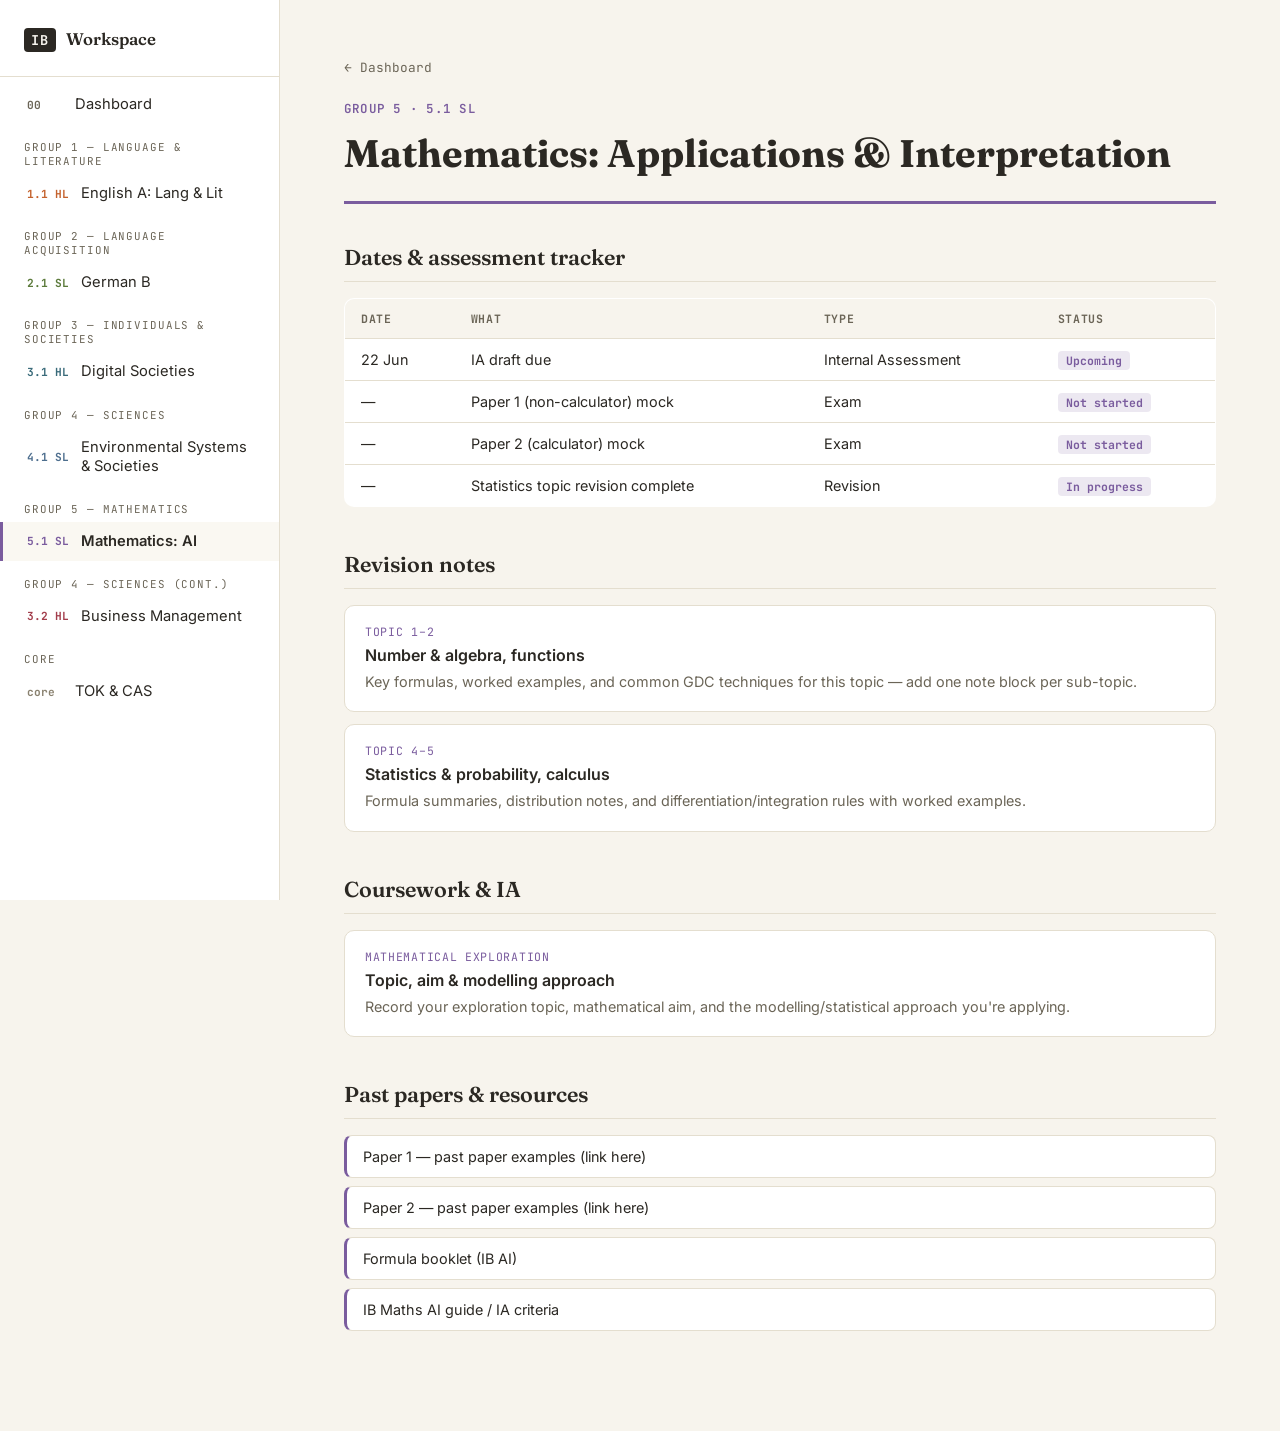
<file: maths.html>
<!DOCTYPE html>
<html lang="en">
<head>
<meta charset="UTF-8" />
<meta name="viewport" content="width=device-width, initial-scale=1.0" />
<title>Mathematics: AI · IB Workspace</title>
<link rel="preconnect" href="https://fonts.googleapis.com">
<link rel="preconnect" href="https://fonts.gstatic.com" crossorigin>
<link href="https://fonts.googleapis.com/css2?family=Fraunces:opsz,wght@9..144,400;9..144,600;9..144,700&family=Inter:wght@400;500;600&family=JetBrains+Mono:wght@400;500;700&display=swap" rel="stylesheet">
<link rel="stylesheet" href="../styles.css">
</head>
<body>

<div class="layout">

  <nav class="binder">
    <div class="binder-head">
      <span class="binder-mark">IB</span>
      <span class="binder-title">Workspace</span>
    </div>

    <a href="../index.html" class="tab tab--home">
      <span class="tab-code">00</span>
      <span class="tab-name">Dashboard</span>
    </a>

    <div class="tab-group-label">Group 1 — Language &amp; Literature</div>
    <a href="english.html" class="tab" style="--c: var(--c-english)">
      <span class="tab-code">1.1 HL</span>
      <span class="tab-name">English A: Lang &amp; Lit</span>
    </a>

    <div class="tab-group-label">Group 2 — Language Acquisition</div>
    <a href="german.html" class="tab" style="--c: var(--c-german)">
      <span class="tab-code">2.1 SL</span>
      <span class="tab-name">German B</span>
    </a>

    <div class="tab-group-label">Group 3 — Individuals &amp; Societies</div>
    <a href="digital-societies.html" class="tab" style="--c: var(--c-ds)">
      <span class="tab-code">3.1 HL</span>
      <span class="tab-name">Digital Societies</span>
    </a>

    <div class="tab-group-label">Group 4 — Sciences</div>
    <a href="ess.html" class="tab" style="--c: var(--c-ess)">
      <span class="tab-code">4.1 SL</span>
      <span class="tab-name">Environmental Systems &amp; Societies</span>
    </a>

    <div class="tab-group-label">Group 5 — Mathematics</div>
    <a href="maths.html" class="tab active" style="--c: var(--c-maths)">
      <span class="tab-code">5.1 SL</span>
      <span class="tab-name">Mathematics: AI</span>
    </a>

    <div class="tab-group-label">Group 4 — Sciences (cont.)</div>
    <a href="business.html" class="tab" style="--c: var(--c-business)">
      <span class="tab-code">3.2 HL</span>
      <span class="tab-name">Business Management</span>
    </a>

    <div class="tab-group-label">Core</div>
    <a href="tok-cas.html" class="tab" style="--c: var(--c-core)">
      <span class="tab-code">core</span>
      <span class="tab-name">TOK &amp; CAS</span>
    </a>
  </nav>

  <main class="workspace" style="--c: var(--c-maths)">

    <a href="../index.html" class="back-link">&larr; Dashboard</a>

    <header class="subject-header" style="--c: var(--c-maths)">
      <p class="eyebrow">Group 5 · 5.1 SL</p>
      <h1>Mathematics: Applications &amp; Interpretation</h1>
    </header>

    <!-- DATES / ASSESSMENT TRACKER -->
    <section class="section-block">
      <h2>Dates &amp; assessment tracker</h2>
      <table class="tracker">
        <thead>
          <tr><th>Date</th><th>What</th><th>Type</th><th>Status</th></tr>
        </thead>
        <tbody>
          <tr>
            <td>22 Jun</td>
            <td>IA draft due</td>
            <td>Internal Assessment</td>
            <td><span class="status" style="--c: var(--c-maths)">Upcoming</span></td>
          </tr>
          <tr>
            <td>—</td>
            <td>Paper 1 (non-calculator) mock</td>
            <td>Exam</td>
            <td><span class="status" style="--c: var(--c-maths)">Not started</span></td>
          </tr>
          <tr>
            <td>—</td>
            <td>Paper 2 (calculator) mock</td>
            <td>Exam</td>
            <td><span class="status" style="--c: var(--c-maths)">Not started</span></td>
          </tr>
          <tr>
            <td>—</td>
            <td>Statistics topic revision complete</td>
            <td>Revision</td>
            <td><span class="status" style="--c: var(--c-maths)">In progress</span></td>
          </tr>
        </tbody>
      </table>
    </section>

    <!-- REVISION NOTES -->
    <section class="section-block">
      <h2>Revision notes</h2>

      <div class="note">
        <span class="note-meta" style="--c: var(--c-maths)">Topic 1–2</span>
        <h3>Number &amp; algebra, functions</h3>
        <p>Key formulas, worked examples, and common GDC techniques for this topic — add one note block per sub-topic.</p>
      </div>

      <div class="note">
        <span class="note-meta" style="--c: var(--c-maths)">Topic 4–5</span>
        <h3>Statistics &amp; probability, calculus</h3>
        <p>Formula summaries, distribution notes, and differentiation/integration rules with worked examples.</p>
      </div>
    </section>

    <!-- COURSEWORK / IA -->
    <section class="section-block">
      <h2>Coursework &amp; IA</h2>
      <div class="note">
        <span class="note-meta" style="--c: var(--c-maths)">Mathematical Exploration</span>
        <h3>Topic, aim &amp; modelling approach</h3>
        <p>Record your exploration topic, mathematical aim, and the modelling/statistical approach you're applying.</p>
      </div>
    </section>

    <!-- RESOURCES -->
    <section class="section-block">
      <h2>Past papers &amp; resources</h2>
      <ul class="resource-list" style="--c: var(--c-maths)">
        <li><a href="#">Paper 1 — past paper examples (link here)</a></li>
        <li><a href="#">Paper 2 — past paper examples (link here)</a></li>
        <li><a href="#">Formula booklet (IB AI)</a></li>
        <li><a href="#">IB Maths AI guide / IA criteria</a></li>
      </ul>
    </section>

  </main>
</div>

</body>
</html>
</file>
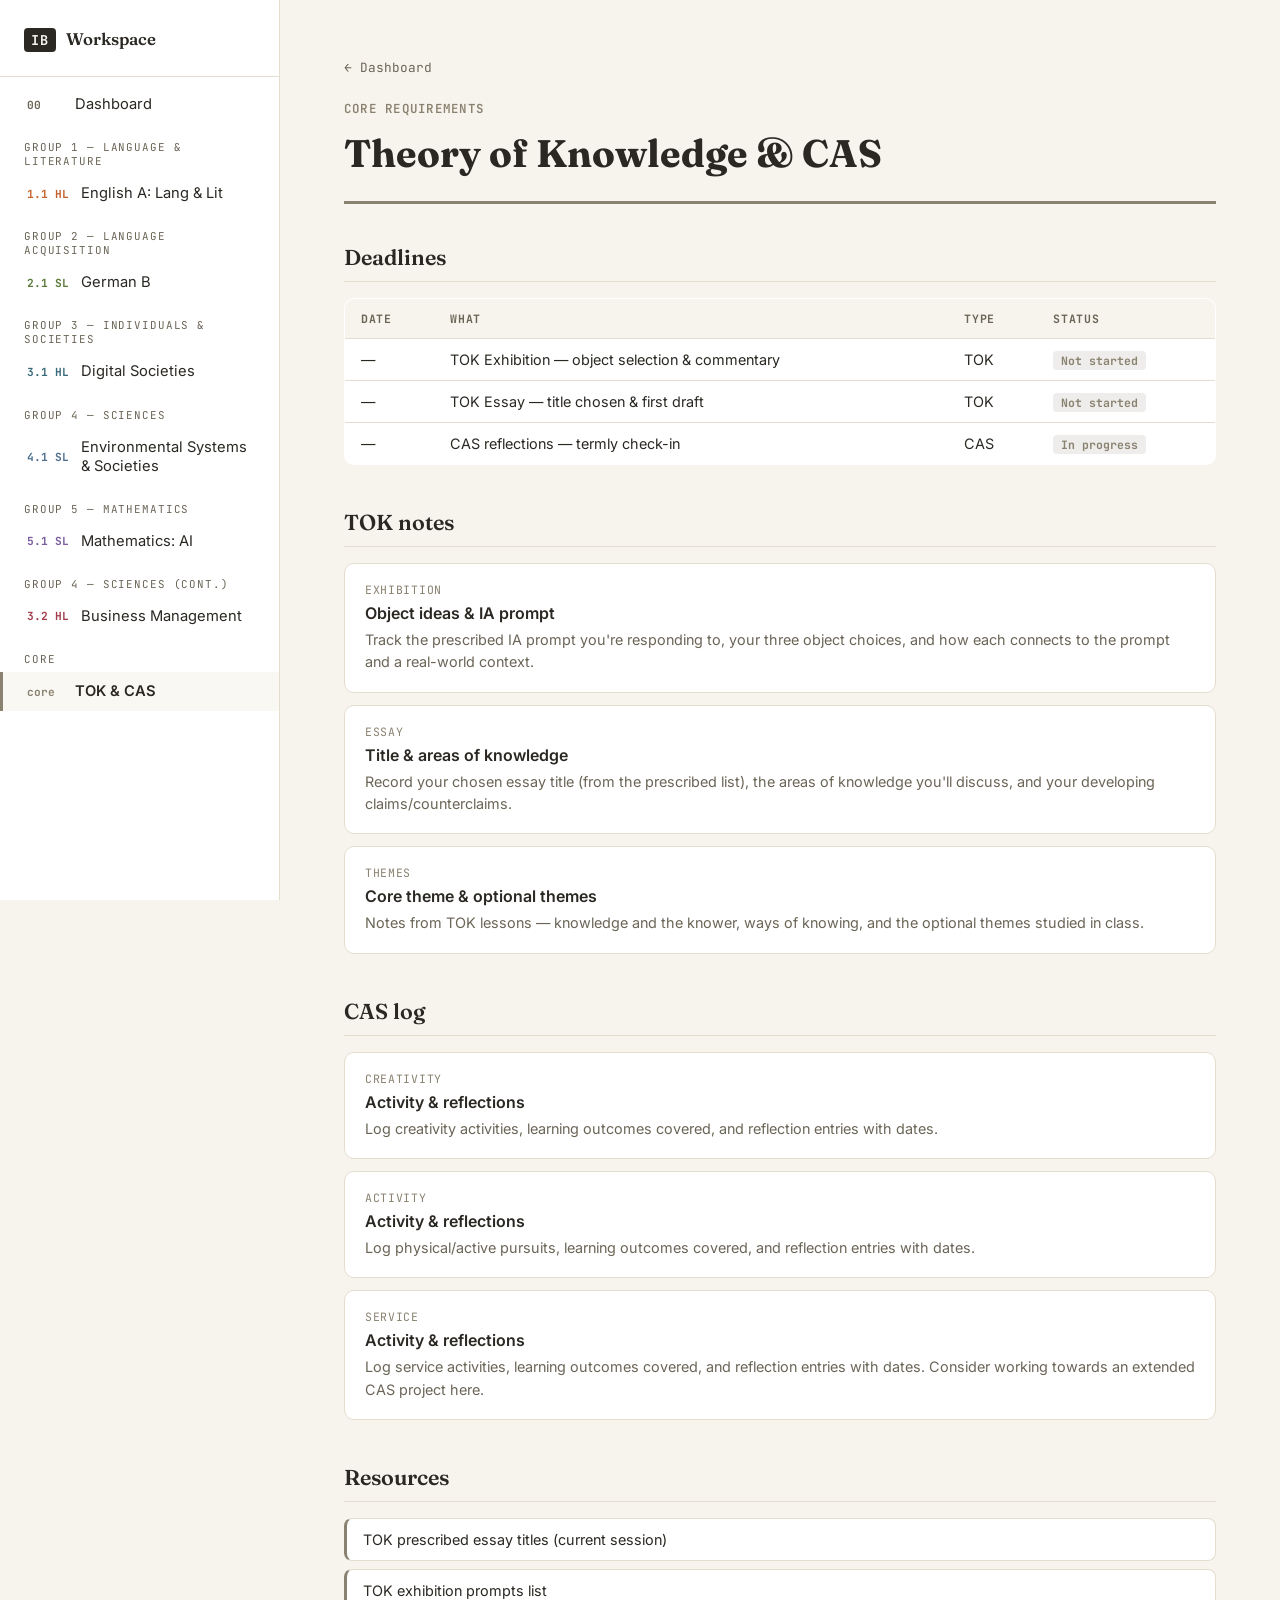
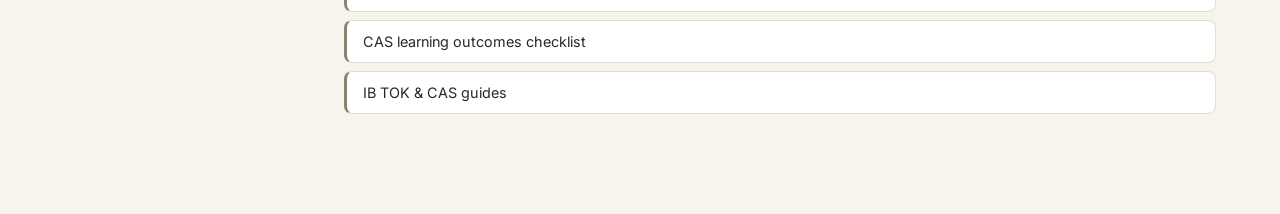
<file: tok-cas.html>
<!DOCTYPE html>
<html lang="en">
<head>
<meta charset="UTF-8" />
<meta name="viewport" content="width=device-width, initial-scale=1.0" />
<title>TOK &amp; CAS · IB Workspace</title>
<link rel="preconnect" href="https://fonts.googleapis.com">
<link rel="preconnect" href="https://fonts.gstatic.com" crossorigin>
<link href="https://fonts.googleapis.com/css2?family=Fraunces:opsz,wght@9..144,400;9..144,600;9..144,700&family=Inter:wght@400;500;600&family=JetBrains+Mono:wght@400;500;700&display=swap" rel="stylesheet">
<link rel="stylesheet" href="../styles.css">
</head>
<body>

<div class="layout">

  <nav class="binder">
    <div class="binder-head">
      <span class="binder-mark">IB</span>
      <span class="binder-title">Workspace</span>
    </div>

    <a href="../index.html" class="tab tab--home">
      <span class="tab-code">00</span>
      <span class="tab-name">Dashboard</span>
    </a>

    <div class="tab-group-label">Group 1 — Language &amp; Literature</div>
    <a href="english.html" class="tab" style="--c: var(--c-english)">
      <span class="tab-code">1.1 HL</span>
      <span class="tab-name">English A: Lang &amp; Lit</span>
    </a>

    <div class="tab-group-label">Group 2 — Language Acquisition</div>
    <a href="german.html" class="tab" style="--c: var(--c-german)">
      <span class="tab-code">2.1 SL</span>
      <span class="tab-name">German B</span>
    </a>

    <div class="tab-group-label">Group 3 — Individuals &amp; Societies</div>
    <a href="digital-societies.html" class="tab" style="--c: var(--c-ds)">
      <span class="tab-code">3.1 HL</span>
      <span class="tab-name">Digital Societies</span>
    </a>

    <div class="tab-group-label">Group 4 — Sciences</div>
    <a href="ess.html" class="tab" style="--c: var(--c-ess)">
      <span class="tab-code">4.1 SL</span>
      <span class="tab-name">Environmental Systems &amp; Societies</span>
    </a>

    <div class="tab-group-label">Group 5 — Mathematics</div>
    <a href="maths.html" class="tab" style="--c: var(--c-maths)">
      <span class="tab-code">5.1 SL</span>
      <span class="tab-name">Mathematics: AI</span>
    </a>

    <div class="tab-group-label">Group 4 — Sciences (cont.)</div>
    <a href="business.html" class="tab" style="--c: var(--c-business)">
      <span class="tab-code">3.2 HL</span>
      <span class="tab-name">Business Management</span>
    </a>

    <div class="tab-group-label">Core</div>
    <a href="tok-cas.html" class="tab active" style="--c: var(--c-core)">
      <span class="tab-code">core</span>
      <span class="tab-name">TOK &amp; CAS</span>
    </a>
  </nav>

  <main class="workspace" style="--c: var(--c-core)">

    <a href="../index.html" class="back-link">&larr; Dashboard</a>

    <header class="subject-header" style="--c: var(--c-core)">
      <p class="eyebrow">Core requirements</p>
      <h1>Theory of Knowledge &amp; CAS</h1>
    </header>

    <!-- DATES / DEADLINES -->
    <section class="section-block">
      <h2>Deadlines</h2>
      <table class="tracker">
        <thead>
          <tr><th>Date</th><th>What</th><th>Type</th><th>Status</th></tr>
        </thead>
        <tbody>
          <tr>
            <td>—</td>
            <td>TOK Exhibition — object selection &amp; commentary</td>
            <td>TOK</td>
            <td><span class="status" style="--c: var(--c-core)">Not started</span></td>
          </tr>
          <tr>
            <td>—</td>
            <td>TOK Essay — title chosen &amp; first draft</td>
            <td>TOK</td>
            <td><span class="status" style="--c: var(--c-core)">Not started</span></td>
          </tr>
          <tr>
            <td>—</td>
            <td>CAS reflections — termly check-in</td>
            <td>CAS</td>
            <td><span class="status" style="--c: var(--c-core)">In progress</span></td>
          </tr>
        </tbody>
      </table>
    </section>

    <!-- TOK NOTES -->
    <section class="section-block">
      <h2>TOK notes</h2>

      <div class="note">
        <span class="note-meta" style="--c: var(--c-core)">Exhibition</span>
        <h3>Object ideas &amp; IA prompt</h3>
        <p>Track the prescribed IA prompt you're responding to, your three object choices, and how each connects to the prompt and a real-world context.</p>
      </div>

      <div class="note">
        <span class="note-meta" style="--c: var(--c-core)">Essay</span>
        <h3>Title &amp; areas of knowledge</h3>
        <p>Record your chosen essay title (from the prescribed list), the areas of knowledge you'll discuss, and your developing claims/counterclaims.</p>
      </div>

      <div class="note">
        <span class="note-meta" style="--c: var(--c-core)">Themes</span>
        <h3>Core theme &amp; optional themes</h3>
        <p>Notes from TOK lessons — knowledge and the knower, ways of knowing, and the optional themes studied in class.</p>
      </div>
    </section>

    <!-- CAS LOG -->
    <section class="section-block">
      <h2>CAS log</h2>

      <div class="note">
        <span class="note-meta" style="--c: var(--c-core)">Creativity</span>
        <h3>Activity &amp; reflections</h3>
        <p>Log creativity activities, learning outcomes covered, and reflection entries with dates.</p>
      </div>

      <div class="note">
        <span class="note-meta" style="--c: var(--c-core)">Activity</span>
        <h3>Activity &amp; reflections</h3>
        <p>Log physical/active pursuits, learning outcomes covered, and reflection entries with dates.</p>
      </div>

      <div class="note">
        <span class="note-meta" style="--c: var(--c-core)">Service</span>
        <h3>Activity &amp; reflections</h3>
        <p>Log service activities, learning outcomes covered, and reflection entries with dates. Consider working towards an extended CAS project here.</p>
      </div>
    </section>

    <!-- RESOURCES -->
    <section class="section-block">
      <h2>Resources</h2>
      <ul class="resource-list" style="--c: var(--c-core)">
        <li><a href="#">TOK prescribed essay titles (current session)</a></li>
        <li><a href="#">TOK exhibition prompts list</a></li>
        <li><a href="#">CAS learning outcomes checklist</a></li>
        <li><a href="#">IB TOK &amp; CAS guides</a></li>
      </ul>
    </section>

  </main>
</div>

</body>
</html>
</file>
<file: styles.css>
:root {
  /* --- palette --- */
  --paper: #F7F4ED;
  --paper-raised: #FFFFFF;
  --ink: #2B2823;
  --ink-soft: #6B6557;
  --line: #E4DECF;

  --c-english:  #C4622D;
  --c-ds:       #3A6B7A;
  --c-business: #A33E4C;
  --c-german:   #5B7A3A;
  --c-ess:      #4D6E8E;
  --c-maths:    #7A5C9E;
  --c-core:     #8A8270;

  /* --- type --- */
  --font-display: "Fraunces", serif;
  --font-body: "Inter", sans-serif;
  --font-mono: "JetBrains Mono", monospace;
}

* { box-sizing: border-box; }

html, body {
  margin: 0;
  padding: 0;
  background: var(--paper);
  color: var(--ink);
  font-family: var(--font-body);
  -webkit-font-smoothing: antialiased;
}

a { color: inherit; text-decoration: none; }

.layout {
  display: grid;
  grid-template-columns: 280px 1fr;
  min-height: 100vh;
}

/* ============ SIDEBAR / BINDER ============ */
.binder {
  background: var(--paper-raised);
  border-right: 1px solid var(--line);
  padding: 28px 0 40px;
  position: sticky;
  top: 0;
  height: 100vh;
  overflow-y: auto;
}

.binder-head {
  display: flex;
  align-items: baseline;
  gap: 10px;
  padding: 0 24px 24px;
  border-bottom: 1px solid var(--line);
  margin-bottom: 8px;
}

.binder-mark {
  font-family: var(--font-mono);
  font-weight: 700;
  font-size: 0.85rem;
  letter-spacing: 0.08em;
  background: var(--ink);
  color: var(--paper);
  padding: 3px 7px;
  border-radius: 4px;
}

.binder-title {
  font-family: var(--font-display);
  font-weight: 600;
  font-size: 1.05rem;
}

.tab-group-label {
  font-family: var(--font-mono);
  font-size: 0.68rem;
  letter-spacing: 0.08em;
  text-transform: uppercase;
  color: var(--ink-soft);
  padding: 16px 24px 6px;
}

.tab {
  display: flex;
  align-items: center;
  gap: 12px;
  padding: 10px 24px;
  border-left: 3px solid transparent;
  font-size: 0.92rem;
  transition: background 0.15s, border-color 0.15s;
}

.tab:hover {
  background: #FAF8F2;
}

.tab.active,
.tab--home.active {
  border-left-color: var(--ink);
  background: #FAF8F2;
  font-weight: 600;
}

.tab[style*="--c"]:hover,
.tab[style*="--c"].active {
  border-left-color: var(--c);
}

.tab-code {
  font-family: var(--font-mono);
  font-size: 0.7rem;
  font-weight: 700;
  color: var(--c, var(--ink-soft));
  min-width: 36px;
  flex-shrink: 0;
}

.tab-name {
  line-height: 1.3;
}

/* ============ MAIN WORKSPACE ============ */
.workspace {
  padding: 56px 64px;
  max-width: 1100px;
}

.workspace-header { margin-bottom: 48px; }

.eyebrow {
  font-family: var(--font-mono);
  font-size: 0.78rem;
  letter-spacing: 0.1em;
  text-transform: uppercase;
  color: var(--ink-soft);
  margin: 0 0 12px;
}

.workspace-header h1 {
  font-family: var(--font-display);
  font-weight: 700;
  font-size: 2.6rem;
  line-height: 1.15;
  margin: 0 0 14px;
}

.lede {
  font-size: 1.05rem;
  color: var(--ink-soft);
  max-width: 540px;
  line-height: 1.6;
  margin: 0;
}

.panel {
  margin-bottom: 48px;
}

.panel-title {
  font-family: var(--font-display);
  font-size: 1.4rem;
  font-weight: 600;
  margin: 0 0 4px;
}

.panel-sub {
  color: var(--ink-soft);
  font-size: 0.9rem;
  margin: 0 0 20px;
}

/* date list */
.date-list {
  list-style: none;
  margin: 0;
  padding: 0;
  border: 1px solid var(--line);
  border-radius: 10px;
  overflow: hidden;
  background: var(--paper-raised);
}

.date-row {
  display: grid;
  grid-template-columns: 48px 70px 1fr auto;
  align-items: center;
  gap: 16px;
  padding: 14px 20px;
  border-left: 4px solid var(--c, var(--ink-soft));
  border-bottom: 1px solid var(--line);
}

.date-row:last-child { border-bottom: none; }

.date-pill {
  font-family: var(--font-mono);
  font-size: 0.7rem;
  font-weight: 700;
  color: var(--c, var(--ink-soft));
  background: color-mix(in srgb, var(--c, var(--ink-soft)) 12%, transparent);
  padding: 3px 0;
  text-align: center;
  border-radius: 4px;
}

.date-when {
  font-family: var(--font-mono);
  font-weight: 600;
  font-size: 0.88rem;
}

.date-what { font-size: 0.92rem; }

.date-tag {
  font-size: 0.75rem;
  color: var(--ink-soft);
  font-family: var(--font-mono);
}

/* subject grid */
.grid {
  display: grid;
  grid-template-columns: repeat(auto-fill, minmax(240px, 1fr));
  gap: 16px;
}

.card {
  background: var(--paper-raised);
  border: 1px solid var(--line);
  border-top: 4px solid var(--c, var(--ink-soft));
  border-radius: 10px;
  padding: 20px;
  display: flex;
  flex-direction: column;
  gap: 6px;
  transition: transform 0.15s, box-shadow 0.15s;
}

.card:hover {
  transform: translateY(-2px);
  box-shadow: 0 6px 20px -8px rgba(43, 40, 35, 0.25);
}

.card-code {
  font-family: var(--font-mono);
  font-size: 0.72rem;
  font-weight: 700;
  color: var(--c, var(--ink-soft));
  letter-spacing: 0.05em;
}

.card h3 {
  font-family: var(--font-display);
  font-size: 1.15rem;
  font-weight: 600;
  margin: 2px 0 0;
}

.card p {
  font-size: 0.88rem;
  color: var(--ink-soft);
  margin: 0;
  line-height: 1.5;
}

/* ============ SUBJECT PAGE ============ */
.subject-header {
  border-bottom: 3px solid var(--c, var(--ink));
  padding-bottom: 24px;
  margin-bottom: 40px;
}

.subject-header .eyebrow { color: var(--c, var(--ink-soft)); font-weight: 600; }

.subject-header h1 {
  font-family: var(--font-display);
  font-weight: 700;
  font-size: 2.4rem;
  margin: 0;
}

.section-block {
  margin-bottom: 44px;
}

.section-block h2 {
  font-family: var(--font-display);
  font-size: 1.35rem;
  font-weight: 600;
  margin: 0 0 16px;
  padding-bottom: 10px;
  border-bottom: 1px solid var(--line);
}

/* note cards */
.note {
  background: var(--paper-raised);
  border: 1px solid var(--line);
  border-radius: 10px;
  padding: 18px 20px;
  margin-bottom: 12px;
}

.note h3 {
  font-size: 1rem;
  font-weight: 600;
  margin: 0 0 6px;
  font-family: var(--font-body);
}

.note p {
  font-size: 0.9rem;
  color: var(--ink-soft);
  margin: 0;
  line-height: 1.55;
}

.note-meta {
  font-family: var(--font-mono);
  font-size: 0.72rem;
  color: var(--c, var(--ink-soft));
  text-transform: uppercase;
  letter-spacing: 0.06em;
  margin-bottom: 6px;
  display: block;
}

/* simple table for dates / coursework */
table.tracker {
  width: 100%;
  border-collapse: collapse;
  background: var(--paper-raised);
  border: 1px solid var(--line);
  border-radius: 10px;
  overflow: hidden;
  font-size: 0.9rem;
}

table.tracker th {
  text-align: left;
  font-family: var(--font-mono);
  font-size: 0.72rem;
  text-transform: uppercase;
  letter-spacing: 0.06em;
  color: var(--ink-soft);
  padding: 12px 16px;
  border-bottom: 1px solid var(--line);
  background: var(--paper);
}

table.tracker td {
  padding: 12px 16px;
  border-bottom: 1px solid var(--line);
}

table.tracker tr:last-child td { border-bottom: none; }

.status {
  font-family: var(--font-mono);
  font-size: 0.72rem;
  font-weight: 700;
  padding: 2px 8px;
  border-radius: 4px;
  background: color-mix(in srgb, var(--c, var(--ink-soft)) 14%, transparent);
  color: var(--c, var(--ink-soft));
}

.back-link {
  display: inline-flex;
  align-items: center;
  gap: 6px;
  font-family: var(--font-mono);
  font-size: 0.8rem;
  color: var(--ink-soft);
  margin-bottom: 24px;
}

.back-link:hover { color: var(--ink); }

/* resources list */
.resource-list {
  list-style: none;
  padding: 0;
  margin: 0;
  display: grid;
  gap: 8px;
}

.resource-list a {
  display: block;
  background: var(--paper-raised);
  border: 1px solid var(--line);
  border-left: 3px solid var(--c, var(--ink-soft));
  border-radius: 8px;
  padding: 12px 16px;
  font-size: 0.9rem;
  transition: border-color 0.15s, background 0.15s;
}

.resource-list a:hover {
  background: #FAF8F2;
}

/* responsive */
@media (max-width: 860px) {
  .layout { grid-template-columns: 1fr; }
  .binder { position: relative; height: auto; }
  .workspace { padding: 32px 24px; }
  .workspace-header h1 { font-size: 2rem; }
}
</file>
